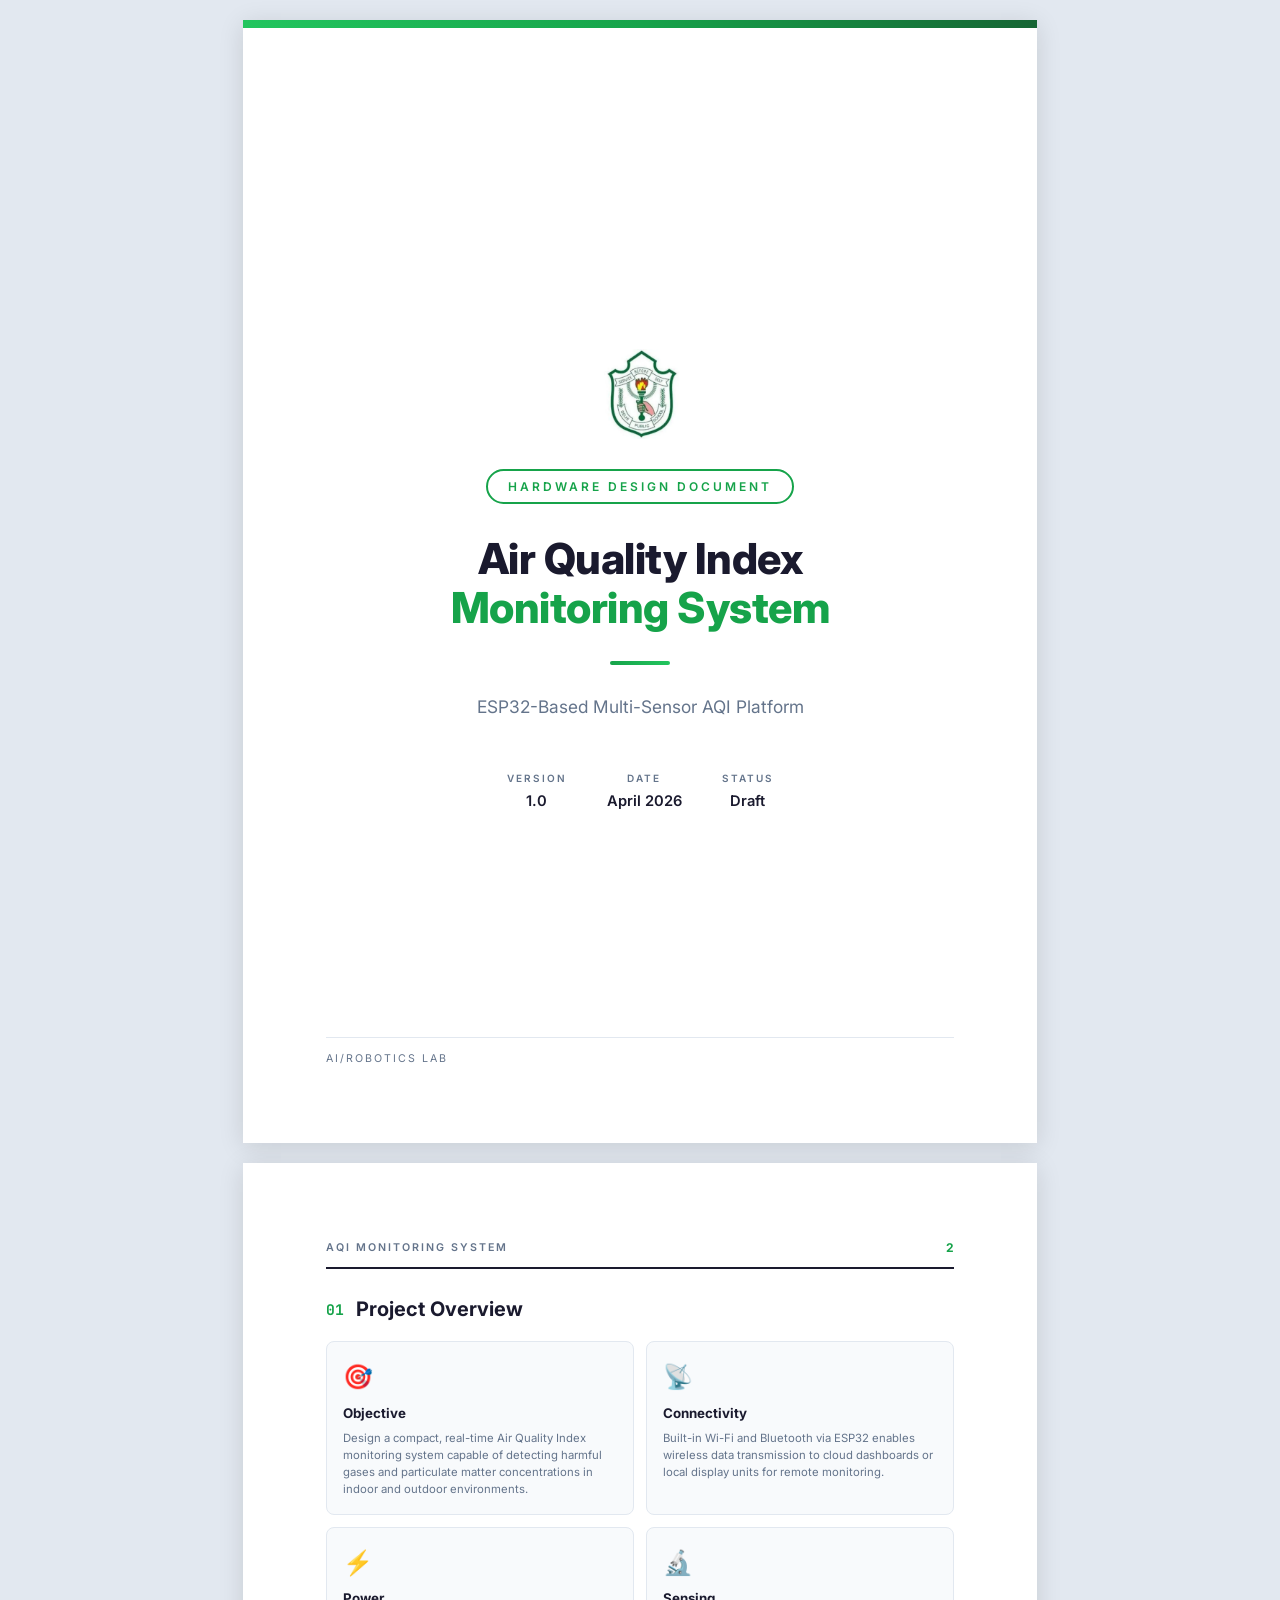
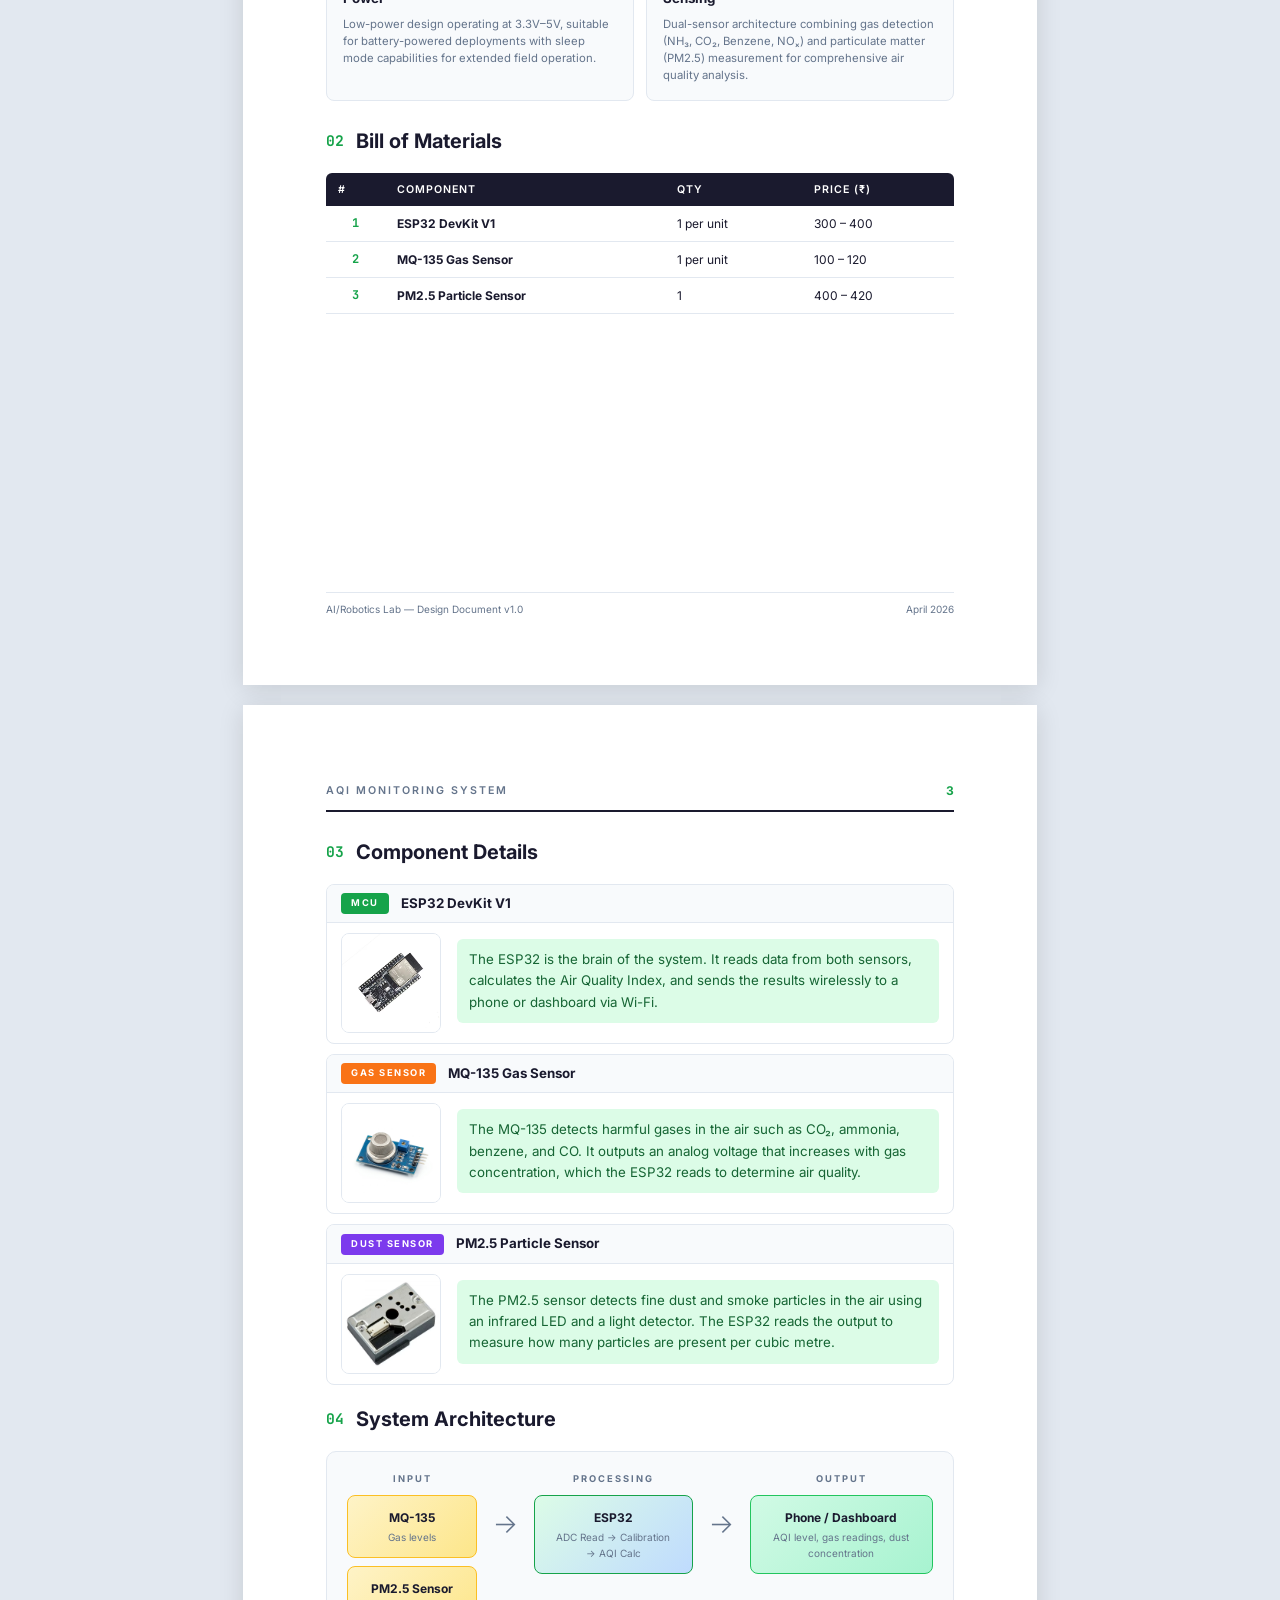
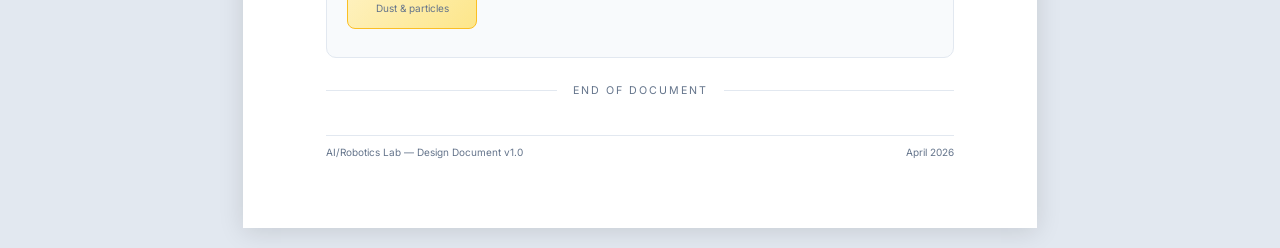
<file: tech lab/index.html>
<!DOCTYPE html>
<html lang="en">

<head>
  <meta charset="UTF-8">
  <meta name="viewport" content="width=device-width, initial-scale=1.0">
  <title>AQI Sensor — Design Document</title>
  <link
    href="https://fonts.googleapis.com/css2?family=Inter:wght@300;400;500;600;700;800&family=JetBrains+Mono:wght@400;500&display=swap"
    rel="stylesheet">
  <link rel="stylesheet" href="style.css">
</head>

<body>

  <!-- PAGE 1: COVER -->
  <div class="page cover-page">
    <div class="cover-accent"></div>
    <div class="cover-content">
      <div class="cover-logo">
        <img src="dps dwarka.png" alt="DPS Dwarka">
      </div>
      <div class="cover-badge">Hardware Design Document</div>
      <h1 class="cover-title">Air Quality Index<br><span>Monitoring System</span></h1>
      <div class="cover-divider"></div>
      <p class="cover-subtitle">ESP32-Based Multi-Sensor AQI Platform</p>
      <div class="cover-meta">
        <div class="meta-item"><span class="meta-label">Version</span><span class="meta-value">1.0</span></div>
        <div class="meta-item"><span class="meta-label">Date</span><span class="meta-value">April 2026</span></div>
        <div class="meta-item"><span class="meta-label">Status</span><span class="meta-value">Draft</span></div>
      </div>
    </div>
    <div class="cover-footer">
      <span>AI/Robotics Lab</span>
    </div>
  </div>

  <!-- PAGE 2: OVERVIEW -->
  <div class="page">
    <div class="page-header">
      <span class="doc-title">AQI Monitoring System</span>
      <span class="page-number">2</span>
    </div>

    <h2 class="section-title"><span class="section-num">01</span> Project Overview</h2>

    <div class="overview-grid">
      <div class="overview-card">
        <div class="card-icon">🎯</div>
        <h3>Objective</h3>
        <p>Design a compact, real-time Air Quality Index monitoring system capable of detecting harmful gases and
          particulate matter concentrations in indoor and outdoor environments.</p>
      </div>
      <div class="overview-card">
        <div class="card-icon">📡</div>
        <h3>Connectivity</h3>
        <p>Built-in Wi-Fi and Bluetooth via ESP32 enables wireless data transmission to cloud dashboards or local
          display units for remote monitoring.</p>
      </div>
      <div class="overview-card">
        <div class="card-icon">⚡</div>
        <h3>Power</h3>
        <p>Low-power design operating at 3.3V–5V, suitable for battery-powered deployments with sleep mode capabilities
          for extended field operation.</p>
      </div>
      <div class="overview-card">
        <div class="card-icon">🔬</div>
        <h3>Sensing</h3>
        <p>Dual-sensor architecture combining gas detection (NH₃, CO₂, Benzene, NOₓ) and particulate matter (PM2.5)
          measurement for comprehensive air quality analysis.</p>
      </div>
    </div>

    <h2 class="section-title"><span class="section-num">02</span> Bill of Materials</h2>

    <table class="bom-table">
      <thead>
        <tr>
          <th>#</th>
          <th>Component</th>
          <th>Qty</th>
          <th>Price (₹)</th>
        </tr>
      </thead>
      <tbody>
        <tr>
          <td class="row-num">1</td>
          <td><strong>ESP32 DevKit V1</strong></td>
          <td>1 per unit</td>
          <td>300 – 400</td>
        </tr>
        <tr>
          <td class="row-num">2</td>
          <td><strong>MQ-135 Gas Sensor</strong></td>
          <td>1 per unit</td>
          <td>100 – 120</td>
        </tr>
        <tr>
          <td class="row-num">3</td>
          <td><strong>PM2.5 Particle Sensor</strong></td>
          <td>1</td>
          <td>400 – 420</td>
        </tr>
      </tbody>
    </table>

    <div class="page-footer">
      <span>AI/Robotics Lab — Design Document v1.0</span>
      <span>April 2026</span>
    </div>
  </div>

  <!-- PAGE 3: COMPONENT DETAILS -->
  <div class="page">
    <div class="page-header">
      <span class="doc-title">AQI Monitoring System</span>
      <span class="page-number">3</span>
    </div>

    <h2 class="section-title"><span class="section-num">03</span> Component Details</h2>

    <!-- ESP32 -->
    <div class="component-block">
      <div class="component-header">
        <div class="component-tag">MCU</div>
        <h3>ESP32 DevKit V1</h3>
      </div>
      <div class="component-body component-with-image">
        <div class="component-image">
          <img src="esp32.png" alt="ESP32 DevKit V1">
        </div>
        <div class="component-specs">
          <div class="component-note">
            The ESP32 is the brain of the system. It reads data from both sensors, calculates the Air Quality Index, and
            sends the results wirelessly to a phone or dashboard via Wi-Fi.
          </div>
        </div>
      </div>
    </div>

    <!-- MQ-135 -->
    <div class="component-block">
      <div class="component-header">
        <div class="component-tag sensor-tag">GAS SENSOR</div>
        <h3>MQ-135 Gas Sensor</h3>
      </div>
      <div class="component-body component-with-image">
        <div class="component-image">
          <img src="mq135.png" alt="MQ-135 Gas Sensor">
        </div>
        <div class="component-specs">
          <div class="component-note">
            The MQ-135 detects harmful gases in the air such as CO₂, ammonia, benzene, and CO. It outputs an analog
            voltage that increases with gas concentration, which the ESP32 reads to determine air quality.
          </div>
        </div>
      </div>
    </div>

    <!-- PM2.5 Sensor -->
    <div class="component-block">
      <div class="component-header">
        <div class="component-tag dust-tag">DUST SENSOR</div>
        <h3>PM2.5 Particle Sensor</h3>
      </div>
      <div class="component-body component-with-image">
        <div class="component-image">
          <img src="gp2y.png" alt="PM2.5 Dust Sensor">
        </div>
        <div class="component-specs">
          <div class="component-note">
            The PM2.5 sensor detects fine dust and smoke particles in the air using an infrared LED and a light
            detector. The ESP32 reads the output to measure how many particles are present per cubic metre.
          </div>
        </div>
      </div>
    </div>

    <h2 class="section-title" style="margin-top:18px"><span class="section-num">04</span> System Architecture</h2>

    <div class="arch-flow">
      <div class="arch-stage">
        <div class="stage-label">Input</div>
        <div class="arch-block sensor-block">
          <div class="ab-title">MQ-135</div>
          <div class="ab-desc">Gas levels</div>
        </div>
        <div class="arch-block sensor-block">
          <div class="ab-title">PM2.5 Sensor</div>
          <div class="ab-desc">Dust &amp; particles</div>
        </div>
      </div>
      <div class="arch-arrow">→</div>
      <div class="arch-stage">
        <div class="stage-label">Processing</div>
        <div class="arch-block proc-block">
          <div class="ab-title">ESP32</div>
          <div class="ab-desc">ADC Read → Calibration → AQI Calc</div>
        </div>
      </div>
      <div class="arch-arrow">→</div>
      <div class="arch-stage">
        <div class="stage-label">Output</div>
        <div class="arch-block out-block">
          <div class="ab-title">Phone / Dashboard</div>
          <div class="ab-desc">AQI level, gas readings, dust concentration</div>
        </div>
      </div>
    </div>

    <div class="doc-end" style="margin-top:24px">
      <div class="end-line"></div>
      <span>End of Document</span>
      <div class="end-line"></div>
    </div>

    <div class="page-footer">
      <span>AI/Robotics Lab — Design Document v1.0</span>
      <span>April 2026</span>
    </div>
  </div>

</body>

</html>
</file>
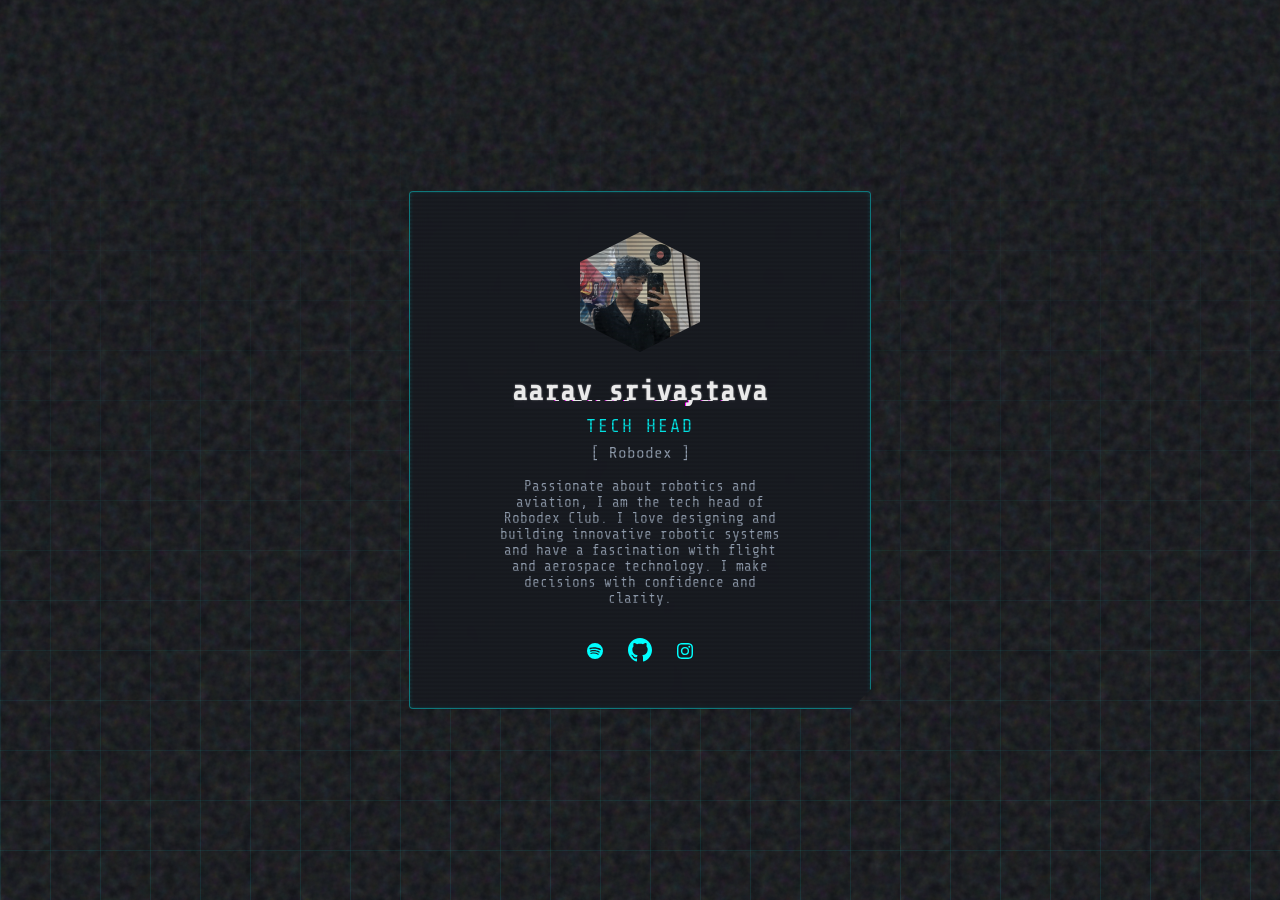
<file: member-cards/web/intel.html>
<!DOCTYPE html>
<html lang="en">
<head>
  <meta charset="UTF-8">
  <title>Robodex Member Card - Glitch Grid Theme</title>
  <meta name="viewport" content="width=device-width, initial-scale=1.0">
  <link rel="preconnect" href="https://fonts.googleapis.com">
  <link rel="preconnect" href="https://fonts.gstatic.com" crossorigin>
  <link href="https://fonts.googleapis.com/css2?family=Share+Tech+Mono&display=swap" rel="stylesheet">
  <style>
    :root {
      --glitch-cyan: #00FFFF;
      --glitch-magenta: #FF00FF;
      --text-color: #EAEAEA;
      --card-bg: rgba(26, 29, 36, 0.85);
      --body-bg: #101216;
      --border-color: rgba(0, 255, 255, 0.4);
      --grid-color: rgba(0, 255, 255, 0.1);
    }

    body {
      min-height: 100vh;
      background-color: var(--body-bg);
      display: flex;
      align-items: center;
      justify-content: center;
      margin: 0;
      font-family: 'Share Tech Mono', monospace;
      overflow: hidden;
      position: relative;
    }
    
    body::before {
      content: '';
      position: absolute;
      top: 0;
      left: 0;
      width: 100%;
      height: 100%;
      background-image: 
        linear-gradient(to right, var(--grid-color) 1px, transparent 1px),
        linear-gradient(to bottom, var(--grid-color) 1px, transparent 1px);
      background-size: 50px 50px;
      animation: scrollGrid 25s linear infinite;
      z-index: 0;
      mask-image: linear-gradient(to top, rgba(0,0,0,0.8), transparent);
      -webkit-mask-image: linear-gradient(to top, rgba(0,0,0,0.8), transparent);
    }

    @keyframes scrollGrid {
      from { background-position: 0 0; }
      to { background-position: 0 -1000px; }
    }

    body::after {
      content: '';
      position: absolute;
      top: 0;
      left: 0;
      width: 100%;
      height: 100%;
      background: url('data:image/svg+xml,<svg xmlns="http://www.w3.org/2000/svg" viewBox="0 0 100 100"><filter id="n"><feTurbulence type="fractalNoise" baseFrequency="0.8" numOctaves="4" stitchTiles="stitch"/></filter><rect width="100%" height="100%" filter="url(%23n)" opacity="0.15"/></svg>');
      z-index: 0;
      animation: flicker 3s linear infinite;
    }

    @keyframes flicker {
      0%, 100% { opacity: 0.15; }
      50% { opacity: 0.1; }
    }

    .card {
      background: var(--card-bg);
      backdrop-filter: blur(10px);
      -webkit-backdrop-filter: blur(10px);
      border-radius: 4px;
      border: 1px solid var(--border-color);
      box-shadow: 0 0 15px rgba(0, 255, 255, 0.1), inset 0 0 4px rgba(0, 255, 255, 0.2);
      width: 380px;
      max-width: 90vw;
      padding: 2.5rem;
      display: flex;
      flex-direction: column;
      align-items: center;
      text-align: center;
      position: relative;
      z-index: 1;
      clip-path: polygon(0 0, 100% 0, 100% calc(100% - 20px), calc(100% - 20px) 100%, 0 100%);
      overflow: hidden; /* To contain pseudo-elements */
    }
    
    /* Scanline effect */
    .card::before {
      content: "";
      position: absolute;
      top: 0;
      left: 0;
      width: 100%;
      height: 100%;
      background: linear-gradient(to bottom, rgba(16, 18, 22, 0) 0%, rgba(16, 18, 22, 0.5) 50%, rgba(16, 18, 22, 0) 100%);
      background-size: 100% 4px;
      animation: scanline 8s linear infinite;
      z-index: 2;
      pointer-events: none;
    }
    
    @keyframes scanline {
      0% { background-position: 0 0; }
      100% { background-position: 0 100px; }
    }

    .avatar {
      width: 120px;
      height: 120px;
      object-fit: cover;
      margin-bottom: 1.5rem;
      filter: saturate(0.8) contrast(1.1);
      box-shadow: 0 0 20px rgba(0, 255, 255, 0.3);
      clip-path: polygon(50% 0%, 100% 25%, 100% 75%, 50% 100%, 0% 75%, 0% 25%);
    }
    
    .glitch-text {
      position: relative;
      color: var(--text-color);
      text-shadow: 0 0 2px rgba(234, 234, 234, 0.5);
      z-index: 3;
    }

    .glitch-text::before,
    .glitch-text::after {
      content: attr(data-text);
      position: absolute;
      top: 0;
      left: 0;
      width: 100%;
      height: 100%;
      background: var(--card-bg);
      overflow: hidden;
    }

    .glitch-text::before {
      left: 2px;
      text-shadow: -1px 0 var(--glitch-magenta);
      clip: rect(24px, 550px, 90px, 0);
      animation: glitch-anim-1 2s infinite linear alternate-reverse;
    }

    .glitch-text::after {
      left: -2px;
      text-shadow: -1px 0 var(--glitch-cyan), 1px 0 var(--glitch-magenta);
      clip: rect(85px, 550px, 140px, 0);
      animation: glitch-anim-2 3s infinite linear alternate-reverse;
    }

    @keyframes glitch-anim-1 {
      0% { clip: rect(42px, 9999px, 44px, 0); }
      100% { clip: rect(21px, 9999px, 51px, 0); }
    }
    @keyframes glitch-anim-2 {
      0% { clip: rect(6px, 9999px, 78px, 0); }
      100% { clip: rect(90px, 9999px, 63px, 0); }
    }

    .member-name {
      font-size: 1.8rem;
      font-weight: 700;
      margin-bottom: 0.5rem;
    }

    .role {
      font-size: 1.15rem;
      color: var(--glitch-cyan);
      margin-bottom: 0.5rem;
      letter-spacing: 2px;
      text-transform: uppercase;
    }
    
    .school {
      font-size: 1rem;
      color: #A0AEC0;
      margin-bottom: 1rem;
    }
    
    .bio {
      font-size: 0.9rem;
      color: #A0AEC0;
      margin-bottom: 2rem;
      max-width: 300px;
    }

    .links {
      display: flex;
      gap: 25px;
      justify-content: center;
      z-index: 3;
    }

    .links a {
      text-decoration: none;
      color: var(--glitch-cyan);
      font-size: 1.5rem;
      transition: color 0.2s, text-shadow 0.2s;
    }

    .links a:hover {
      color: #FFFFFF;
      text-shadow: 0 0 8px var(--glitch-cyan);
    }
  </style>
</head>
<body>
  <div class="card">
    <img src="Screenshot (1).png" alt="Member Avatar" class="avatar" />
    
    <div class="glitch-text member-name" data-text="Arnav Goyal">aarav srivastava</div>
    
    <div class="role">TECH HEAD</HEAD></div>
    <div class="school">[ Robodex ]</div>
    
    <div class="bio">
     Passionate about robotics and aviation, I am the tech head of Robodex Club. I love designing and building innovative robotic systems and have a fascination with flight and aerospace technology. I make decisions with confidence and clarity.
    </div>
    
    <div class="links">
      <a href="mailto:arnav@example.com" title="Email">
        <svg xmlns="http://www.w3.org/2000/svg" width="16" height="16" fill="currentColor" class="bi bi-spotify" viewBox="0 0 16 16">
  <path d="M8 0a8 8 0 1 0 0 16A8 8 0 0 0 8 0m3.669 11.538a.5.5 0 0 1-.686.165c-1.879-1.147-4.243-1.407-7.028-.77a.499.499 0 0 1-.222-.973c3.048-.696 5.662-.397 7.77.892a.5.5 0 0 1 .166.686m.979-2.178a.624.624 0 0 1-.858.205c-2.15-1.321-5.428-1.704-7.972-.932a.625.625 0 0 1-.362-1.194c2.905-.881 6.517-.454 8.986 1.063a.624.624 0 0 1 .206.858m.084-2.268C10.154 5.56 5.9 5.419 3.438 6.166a.748.748 0 1 1-.434-1.432c2.825-.857 7.523-.692 10.492 1.07a.747.747 0 1 1-.764 1.288"/>
</svg>
      </a>
      <a href="https://github.com/arnavgoyal543" target="_blank" title="GitHub">
        <svg xmlns="http://www.w3.org/2000/svg" width="24" height="24" viewBox="0 0 24 24" fill="currentColor"><path d="M12 0c-6.626 0-12 5.373-12 12 0 5.302 3.438 9.8 8.207 11.387.599.111.793-.261.793-.577v-2.234c-3.338.726-4.033-1.416-4.033-1.416-.546-1.387-1.333-1.756-1.333-1.756-1.089-.745.083-.729.083-.729 1.205.084 1.839 1.237 1.839 1.237 1.07 1.834 2.807 1.304 3.492.997.107-.775.418-1.305.762-1.604-2.665-.305-5.467-1.334-5.467-5.931 0-1.311.469-2.381 1.236-3.221-.124-.303-.535-1.524.117-3.176 0 0 1.008-.322 3.301 1.23.957-.266 1.983-.399 3.003-.404 1.02.005 2.047.138 3.006.404 2.291-1.552 3.297-1.23 3.297-1.23.653 1.653.242 2.874.118 3.176.77.84 1.235 1.911 1.235 3.221 0 4.609-2.807 5.624-5.479 5.921.43.372.823 1.102.823 2.222v3.293c0 .319.192.694.801.576 4.765-1.589 8.199-6.086 8.199-11.386 0-6.627-5.373-12-12-12z"/></svg>
      </a>

      </a>
      <a href="https://github.com/arnavgoyal543" target="_blank" title="GitHub">
        <svg xmlns="http://www.w3.org/2000/svg" width="16" height="16" fill="currentColor" class="bi bi-instagram" viewBox="0 0 16 16">
  <path d="M8 0C5.829 0 5.556.01 4.703.048 3.85.088 3.269.222 2.76.42a3.9 3.9 0 0 0-1.417.923A3.9 3.9 0 0 0 .42 2.76C.222 3.268.087 3.85.048 4.7.01 5.555 0 5.827 0 8.001c0 2.172.01 2.444.048 3.297.04.852.174 1.433.372 1.942.205.526.478.972.923 1.417.444.445.89.719 1.416.923.51.198 1.09.333 1.942.372C5.555 15.99 5.827 16 8 16s2.444-.01 3.298-.048c.851-.04 1.434-.174 1.943-.372a3.9 3.9 0 0 0 1.416-.923c.445-.445.718-.891.923-1.417.197-.509.332-1.09.372-1.942C15.99 10.445 16 10.173 16 8s-.01-2.445-.048-3.299c-.04-.851-.175-1.433-.372-1.941a3.9 3.9 0 0 0-.923-1.417A3.9 3.9 0 0 0 13.24.42c-.51-.198-1.092-.333-1.943-.372C10.443.01 10.172 0 7.998 0zm-.717 1.442h.718c2.136 0 2.389.007 3.232.046.78.035 1.204.166 1.486.275.373.145.64.319.92.599s.453.546.598.92c.11.281.24.705.275 1.485.039.843.047 1.096.047 3.231s-.008 2.389-.047 3.232c-.035.78-.166 1.203-.275 1.485a2.5 2.5 0 0 1-.599.919c-.28.28-.546.453-.92.598-.28.11-.704.24-1.485.276-.843.038-1.096.047-3.232.047s-2.39-.009-3.233-.047c-.78-.036-1.203-.166-1.485-.276a2.5 2.5 0 0 1-.92-.598 2.5 2.5 0 0 1-.6-.92c-.109-.281-.24-.705-.275-1.485-.038-.843-.046-1.096-.046-3.233s.008-2.388.046-3.231c.036-.78.166-1.204.276-1.486.145-.373.319-.64.599-.92s.546-.453.92-.598c.282-.11.705-.24 1.485-.276.738-.034 1.024-.044 2.515-.045zm4.988 1.328a.96.96 0 1 0 0 1.92.96.96 0 0 0 0-1.92m-4.27 1.122a4.109 4.109 0 1 0 0 8.217 4.109 4.109 0 0 0 0-8.217m0 1.441a2.667 2.667 0 1 1 0 5.334 2.667 2.667 0 0 1 0-5.334"/>
</svg>
      </a>
    </div>
  </div>
</body>

</html>
</file>
<file: tech lab/style.css>
/* ===== RESET & BASE ===== */
*, *::before, *::after { margin: 0; padding: 0; box-sizing: border-box; }

:root {
  --bg: #ffffff;
  --text: #1a1a2e;
  --text-muted: #64748b;
  --accent: #16a34a;
  --accent-light: #dcfce7;
  --accent-dark: #166534;
  --border: #e2e8f0;
  --card-bg: #f8fafc;
  --red: #ef4444;
  --green: #22c55e;
  --orange: #f97316;
  --yellow: #eab308;
  --blue: #3b82f6;
}

body {
  font-family: 'Inter', -apple-system, sans-serif;
  font-size: 10.5pt;
  line-height: 1.6;
  color: var(--text);
  background: #e2e8f0;
}

/* ===== PAGE SETUP ===== */
.page {
  width: 210mm;
  min-height: 297mm;
  margin: 20px auto;
  padding: 20mm 22mm;
  background: var(--bg);
  box-shadow: 0 4px 24px rgba(0,0,0,0.12);
  position: relative;
  page-break-after: always;
}

/* ===== COVER PAGE ===== */
.cover-page {
  display: flex;
  flex-direction: column;
  justify-content: center;
  align-items: center;
  text-align: center;
  padding: 0;
  overflow: hidden;
}

.cover-accent {
  position: absolute;
  top: 0; left: 0; right: 0;
  height: 8px;
  background: linear-gradient(90deg, #22c55e, var(--accent), var(--accent-dark));
}

.cover-content { padding: 40mm 30mm; }

.cover-logo {
  margin-bottom: 24px;
}

.cover-logo img {
  width: 90px;
  height: 90px;
  object-fit: contain;
}

.cover-badge {
  display: inline-block;
  padding: 6px 20px;
  border: 2px solid var(--accent);
  border-radius: 30px;
  color: var(--accent);
  font-size: 9pt;
  font-weight: 600;
  letter-spacing: 3px;
  text-transform: uppercase;
  margin-bottom: 30px;
}

.cover-title {
  font-size: 32pt;
  font-weight: 800;
  line-height: 1.15;
  color: var(--text);
  letter-spacing: -0.5px;
}
.cover-title span { color: var(--accent); }

.cover-divider {
  width: 60px;
  height: 4px;
  background: linear-gradient(90deg, var(--accent), #22c55e);
  border-radius: 2px;
  margin: 28px auto;
}

.cover-subtitle {
  font-size: 13pt;
  color: var(--text-muted);
  font-weight: 400;
  margin-bottom: 50px;
}

.cover-meta {
  display: flex;
  justify-content: center;
  gap: 40px;
}

.meta-item {
  display: flex;
  flex-direction: column;
  gap: 4px;
}

.meta-label {
  font-size: 7.5pt;
  text-transform: uppercase;
  letter-spacing: 2px;
  color: var(--text-muted);
  font-weight: 600;
}
.meta-value {
  font-size: 11pt;
  font-weight: 600;
  color: var(--text);
}

.cover-footer {
  position: absolute;
  bottom: 20mm;
  left: 22mm; right: 22mm;
  display: flex;
  justify-content: space-between;
  font-size: 8pt;
  color: var(--text-muted);
  letter-spacing: 2px;
  text-transform: uppercase;
  border-top: 1px solid var(--border);
  padding-top: 12px;
}

/* ===== PAGE HEADER/FOOTER ===== */
.page-header {
  display: flex;
  justify-content: space-between;
  align-items: center;
  margin-bottom: 24px;
  padding-bottom: 10px;
  border-bottom: 2px solid var(--text);
}

.doc-title {
  font-size: 8pt;
  font-weight: 600;
  text-transform: uppercase;
  letter-spacing: 2px;
  color: var(--text-muted);
}

.page-number {
  font-size: 9pt;
  font-weight: 700;
  color: var(--accent);
}

.page-footer {
  position: absolute;
  bottom: 18mm;
  left: 22mm; right: 22mm;
  display: flex;
  justify-content: space-between;
  font-size: 7.5pt;
  color: var(--text-muted);
  border-top: 1px solid var(--border);
  padding-top: 8px;
}

/* ===== SECTIONS ===== */
.section-title {
  font-size: 15pt;
  font-weight: 700;
  color: var(--text);
  margin-top: 20px;
  margin-bottom: 16px;
  display: flex;
  align-items: center;
  gap: 12px;
}

.section-num {
  font-family: 'JetBrains Mono', monospace;
  font-size: 11pt;
  color: var(--accent);
  font-weight: 700;
}

.subsection {
  font-size: 11pt;
  font-weight: 600;
  color: var(--text);
  margin: 18px 0 10px;
  padding-left: 4px;
  border-left: 3px solid var(--accent);
  padding-left: 10px;
}

/* ===== OVERVIEW CARDS ===== */
.overview-grid {
  display: grid;
  grid-template-columns: 1fr 1fr;
  gap: 12px;
  margin-bottom: 24px;
}

.overview-card {
  padding: 16px;
  border: 1px solid var(--border);
  border-radius: 8px;
  background: var(--card-bg);
}

.overview-card .card-icon {
  font-size: 18pt;
  margin-bottom: 6px;
}

.overview-card h3 {
  font-size: 10pt;
  font-weight: 700;
  margin-bottom: 6px;
  color: var(--text);
}

.overview-card p {
  font-size: 8.5pt;
  color: var(--text-muted);
  line-height: 1.5;
}

/* ===== BOM TABLE ===== */
.bom-table, .wiring-table, .summary-table {
  width: 100%;
  border-collapse: collapse;
  margin: 12px 0 16px;
  font-size: 9pt;
}

.bom-table th, .wiring-table th, .summary-table th {
  background: var(--text);
  color: white;
  padding: 8px 12px;
  text-align: left;
  font-weight: 600;
  font-size: 8pt;
  text-transform: uppercase;
  letter-spacing: 1px;
}

.bom-table th:first-child, .wiring-table th:first-child, .summary-table th:first-child {
  border-radius: 6px 0 0 0;
}
.bom-table th:last-child, .wiring-table th:last-child, .summary-table th:last-child {
  border-radius: 0 6px 0 0;
}

.bom-table td, .wiring-table td, .summary-table td {
  padding: 8px 12px;
  border-bottom: 1px solid var(--border);
}

.bom-table tbody tr:hover, .wiring-table tbody tr:hover, .summary-table tbody tr:hover {
  background: var(--accent-light);
}

.row-num {
  font-family: 'JetBrains Mono', monospace;
  font-weight: 700;
  color: var(--accent);
  text-align: center;
}

code {
  font-family: 'JetBrains Mono', monospace;
  font-size: 8.5pt;
  background: var(--accent-light);
  padding: 2px 6px;
  border-radius: 4px;
  color: var(--accent-dark);
}

/* ===== WIRE COLORS ===== */
.wire-red { color: var(--red); font-weight: 700; }
.wire-black { color: #1f2937; font-weight: 700; }
.wire-yellow { color: #ca8a04; font-weight: 700; }
.wire-blue { color: var(--blue); font-weight: 700; }
.wire-green { color: var(--green); font-weight: 700; }
.wire-orange { color: var(--orange); font-weight: 700; }

.wiring-note {
  background: #fef3c7;
  border: 1px solid #fbbf24;
  border-left: 4px solid #f59e0b;
  border-radius: 6px;
  padding: 10px 14px;
  font-size: 8.5pt;
  margin: 10px 0 16px;
  color: #92400e;
}

/* ===== COMPONENT BLOCKS ===== */
.component-block {
  border: 1px solid var(--border);
  border-radius: 8px;
  margin-bottom: 10px;
  overflow: hidden;
  page-break-inside: avoid;
}

.component-header {
  display: flex;
  align-items: center;
  gap: 12px;
  padding: 8px 14px;
  background: var(--card-bg);
  border-bottom: 1px solid var(--border);
}

.component-tag {
  display: inline-block;
  padding: 3px 10px;
  border-radius: 4px;
  font-size: 7pt;
  font-weight: 700;
  letter-spacing: 1.5px;
  text-transform: uppercase;
  background: var(--accent);
  color: white;
}

.sensor-tag { background: var(--orange); }
.dust-tag { background: #7c3aed; }

.component-header h3 {
  font-size: 10pt;
  font-weight: 700;
}

.component-body { padding: 10px 14px; }

.spec-grid {
  display: grid;
  grid-template-columns: 1fr 1fr;
  gap: 3px 16px;
}

.spec-item {
  display: flex;
  gap: 8px;
  font-size: 8pt;
  padding: 3px 0;
  border-bottom: 1px dashed #e2e8f0;
}

.spec-key {
  font-weight: 600;
  color: var(--text);
  min-width: 100px;
  flex-shrink: 0;
}

.spec-val {
  color: var(--text-muted);
}

.component-note {
  margin-top: 6px;
  padding: 10px 12px;
  background: var(--accent-light);
  border-radius: 6px;
  font-size: 10pt;
  line-height: 1.6;
  color: var(--accent-dark);
}

.component-with-image {
  display: flex;
  gap: 16px;
  align-items: flex-start;
}

.component-image {
  flex-shrink: 0;
  width: 100px;
  height: 100px;
  border-radius: 8px;
  overflow: hidden;
  border: 1px solid var(--border);
  background: white;
}

.component-image img {
  width: 100%;
  height: 100%;
  object-fit: cover;
}

.component-specs {
  flex: 1;
  min-width: 0;
}

/* ===== CONNECTION DIAGRAM ===== */
.diagram-box {
  border: 2px solid var(--border);
  border-radius: 10px;
  padding: 20px;
  background: var(--card-bg);
  margin: 12px 0;
}

.diagram-content {
  display: flex;
  align-items: stretch;
  justify-content: center;
  gap: 0;
}

.diagram-node {
  border: 2px solid var(--text);
  border-radius: 8px;
  padding: 12px 16px;
  min-width: 140px;
  background: white;
}

.node-title {
  font-size: 9pt;
  font-weight: 800;
  text-align: center;
  padding: 4px 8px;
  margin-bottom: 8px;
  border-radius: 4px;
}

.esp32-node .node-title {
  background: var(--accent);
  color: white;
}

.sensor-node .node-title {
  background: var(--orange);
  color: white;
}

.dust-sensor-node .node-title {
  background: #7c3aed;
  color: white;
}

.gas-sensor-node .node-title {
  background: var(--orange);
  color: white;
}

.pin-list { font-size: 7.5pt; }

.pin {
  padding: 3px 6px;
  font-family: 'JetBrains Mono', monospace;
  border-bottom: 1px dashed var(--border);
}

.pin:last-child { border-bottom: none; }

.ext-comp {
  margin-top: 6px;
  font-size: 7pt;
  color: var(--text-muted);
  text-align: center;
  font-style: italic;
}

.conn-lines-container {
  width: 160px;
  flex-shrink: 0;
  display: flex;
  align-items: center;
}

.conn-lines {
  width: 100%;
  height: auto;
}

.diagram-sensors {
  display: flex;
  flex-direction: column;
  gap: 14px;
}

/* ===== ARCHITECTURE FLOW ===== */
.arch-flow {
  display: flex;
  align-items: flex-start;
  justify-content: center;
  gap: 16px;
  margin: 16px 0 24px;
  padding: 20px;
  background: var(--card-bg);
  border: 1px solid var(--border);
  border-radius: 10px;
}

.arch-stage { text-align: center; }

.stage-label {
  font-size: 7pt;
  text-transform: uppercase;
  letter-spacing: 2px;
  color: var(--text-muted);
  font-weight: 700;
  margin-bottom: 8px;
}

.arch-block {
  padding: 12px 18px;
  border-radius: 8px;
  margin-bottom: 8px;
  min-width: 130px;
}

.sensor-block {
  background: linear-gradient(135deg, #fef3c7, #fde68a);
  border: 1px solid #fbbf24;
}

.proc-block {
  background: linear-gradient(135deg, var(--accent-light), #bfdbfe);
  border: 1px solid var(--accent);
}

.out-block {
  background: linear-gradient(135deg, #d1fae5, #a7f3d0);
  border: 1px solid var(--green);
}

.ab-title {
  font-size: 9pt;
  font-weight: 700;
  color: var(--text);
}

.ab-desc {
  font-size: 7.5pt;
  color: var(--text-muted);
  margin-top: 2px;
}

.arch-arrow {
  font-size: 20pt;
  color: var(--text-muted);
  padding-top: 30px;
  font-weight: 300;
}

/* ===== NOTES GRID ===== */
.notes-grid {
  display: grid;
  grid-template-columns: 1fr 1fr;
  gap: 12px;
  margin-top: 12px;
}

.note-card {
  padding: 14px;
  border-radius: 8px;
  border: 1px solid var(--border);
}

.note-card h4 {
  font-size: 9.5pt;
  margin-bottom: 6px;
  color: var(--text);
}

.note-card p {
  font-size: 8pt;
  color: var(--text-muted);
  line-height: 1.5;
}

.warning-note {
  background: #fef2f2;
  border-color: #fca5a5;
}

.info-note {
  background: #f0f9ff;
  border-color: #93c5fd;
}

/* ===== DOCUMENT END ===== */
.doc-end {
  display: flex;
  align-items: center;
  gap: 16px;
  margin-top: 30px;
  color: var(--text-muted);
  font-size: 8pt;
  letter-spacing: 2px;
  text-transform: uppercase;
}

.end-line {
  flex: 1;
  height: 1px;
  background: var(--border);
}

/* ===== PRINT STYLES ===== */
@media print {
  body {
    background: white;
    margin: 0;
    padding: 0;
  }
  .page {
    width: 100%;
    min-height: auto;
    margin: 0;
    padding: 18mm 20mm;
    box-shadow: none;
    page-break-after: always;
    page-break-inside: avoid;
  }
  .page:last-child { page-break-after: auto; }

  .bom-table tbody tr:hover,
  .wiring-table tbody tr:hover,
  .summary-table tbody tr:hover {
    background: transparent;
  }

  @page {
    size: A4;
    margin: 0;
  }
}
</file>
